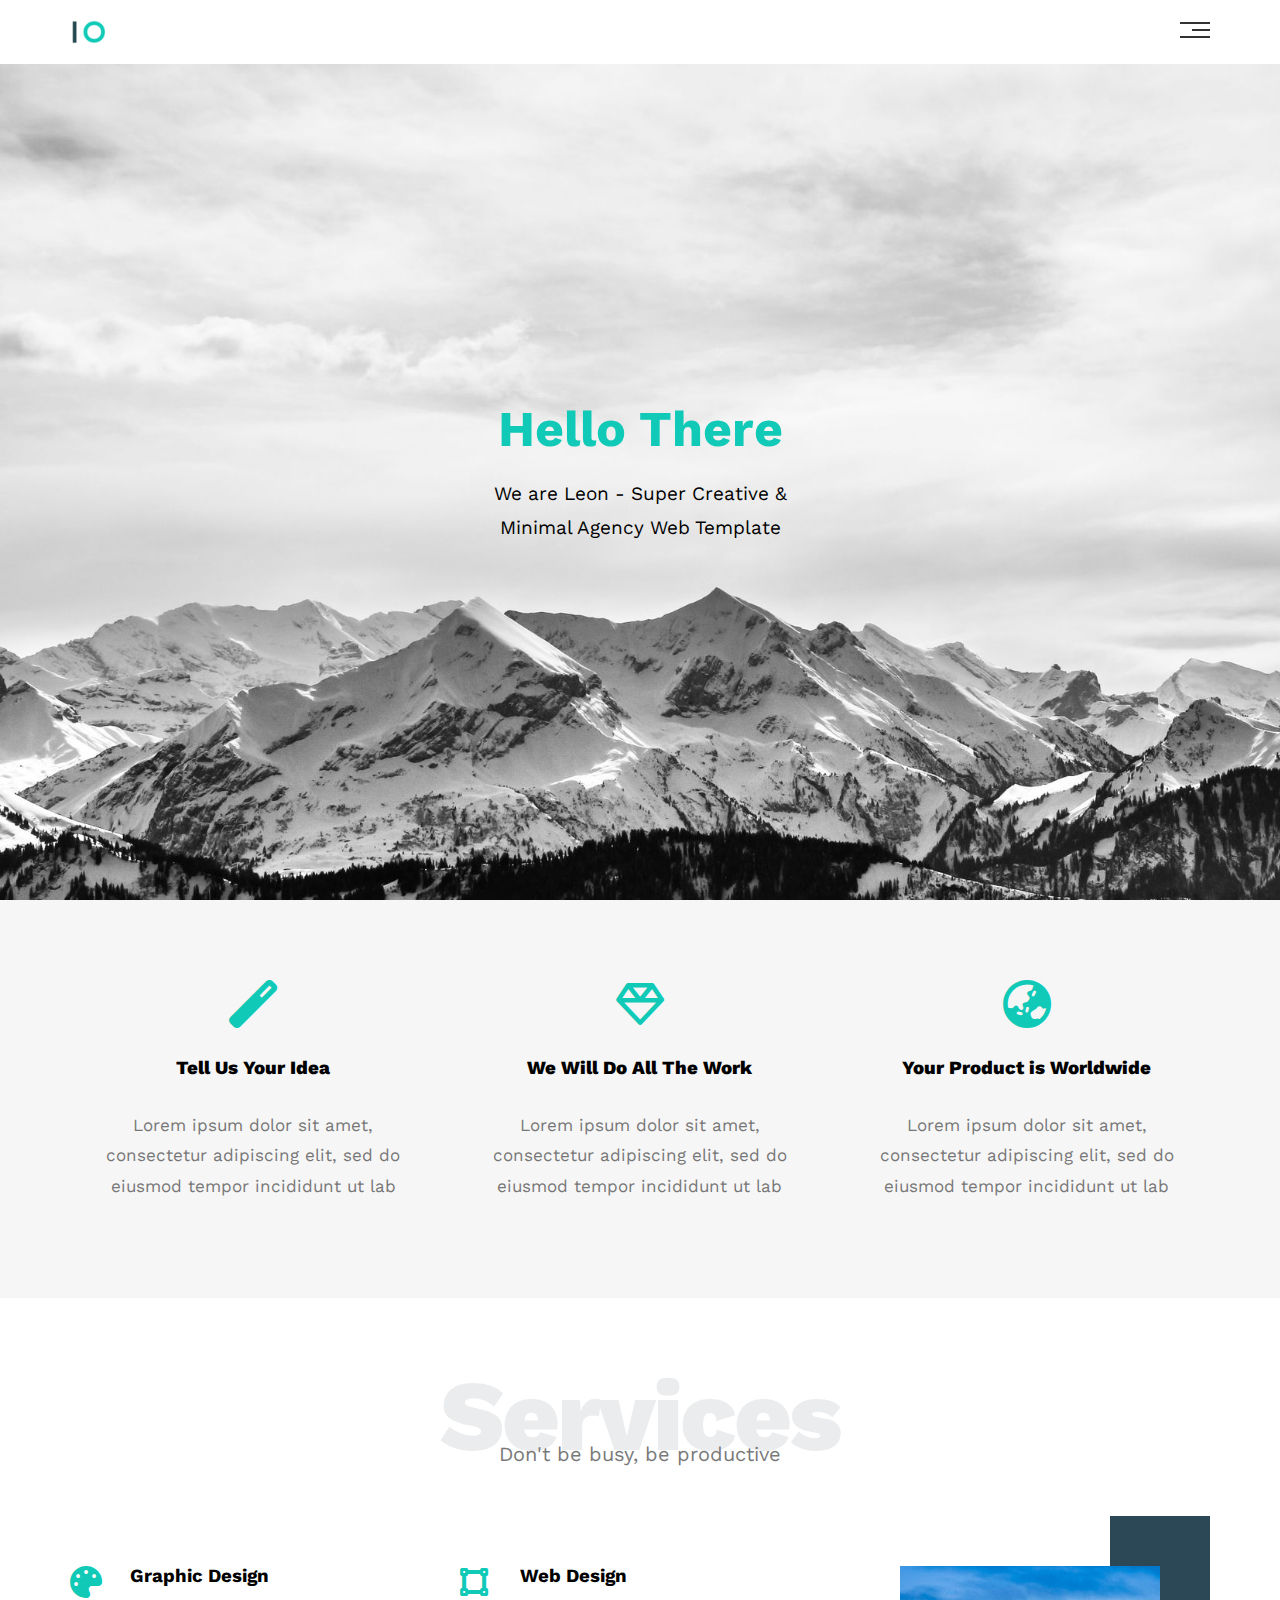
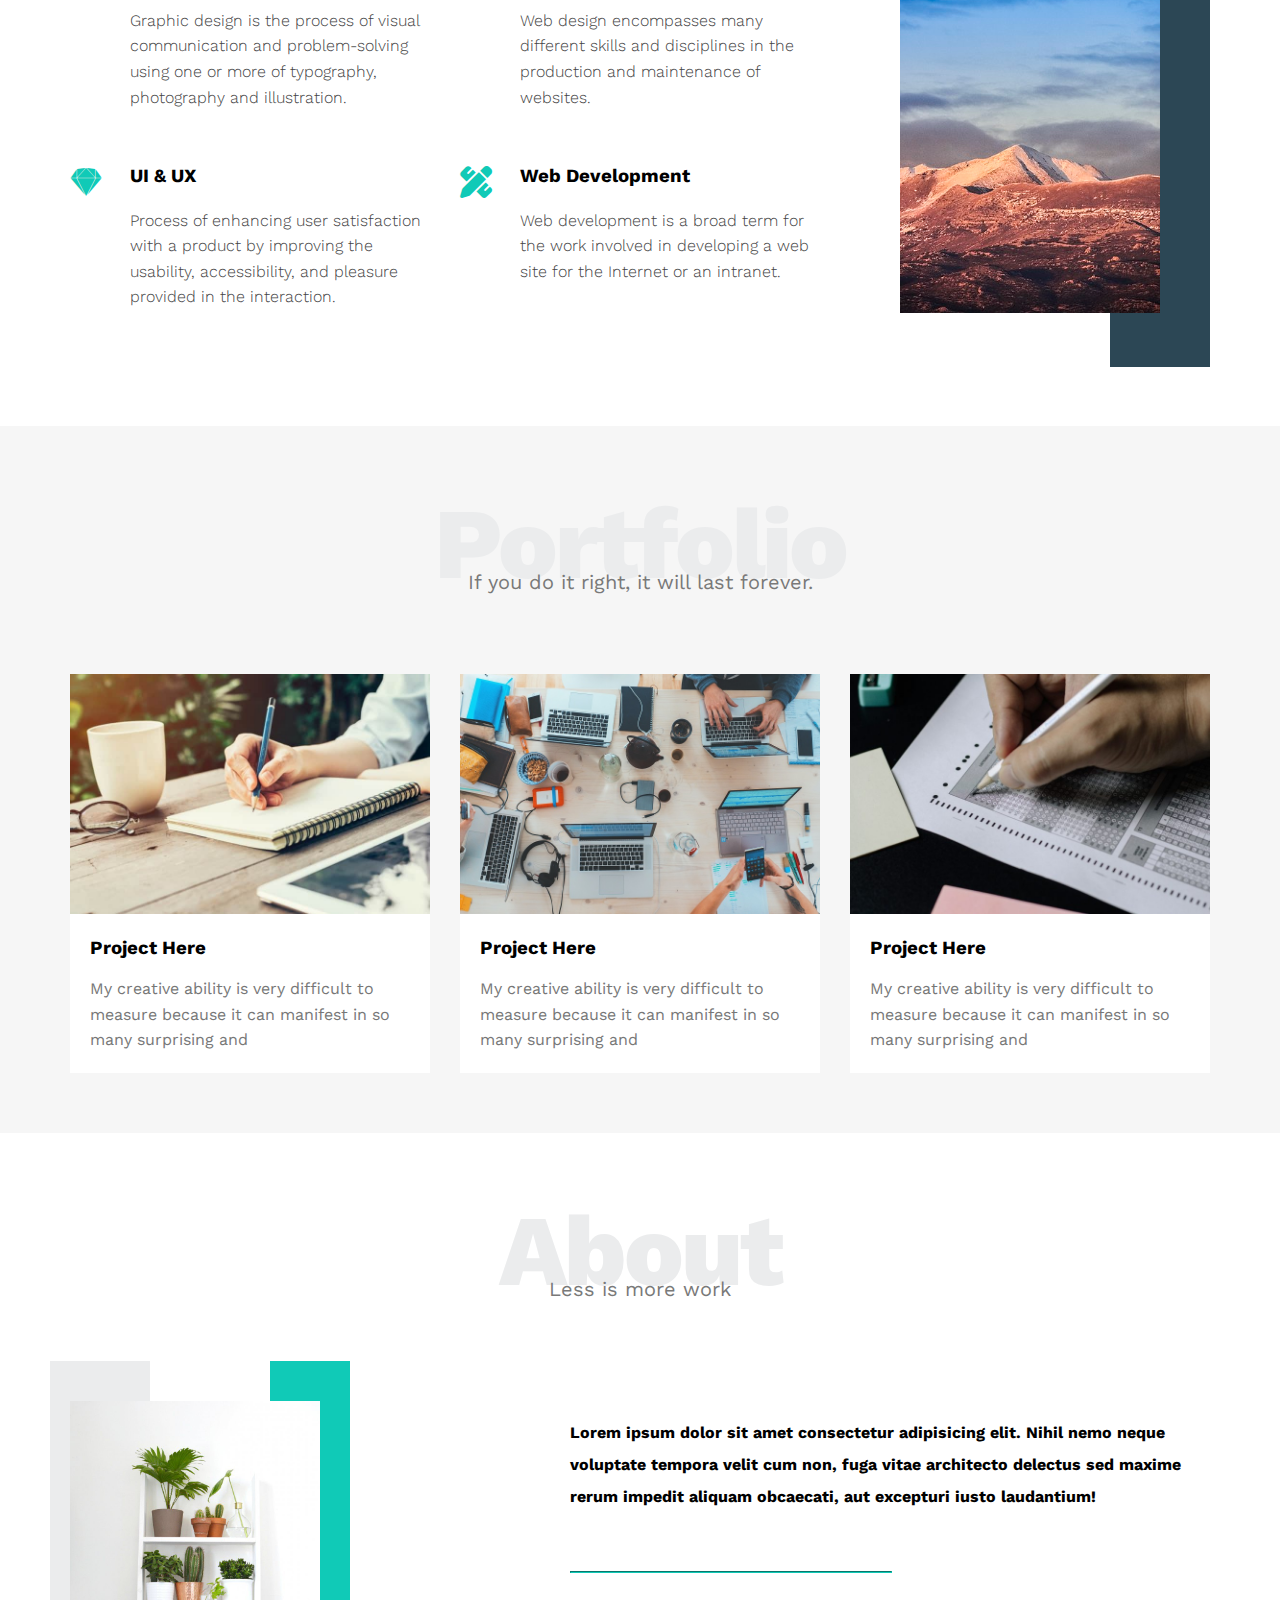
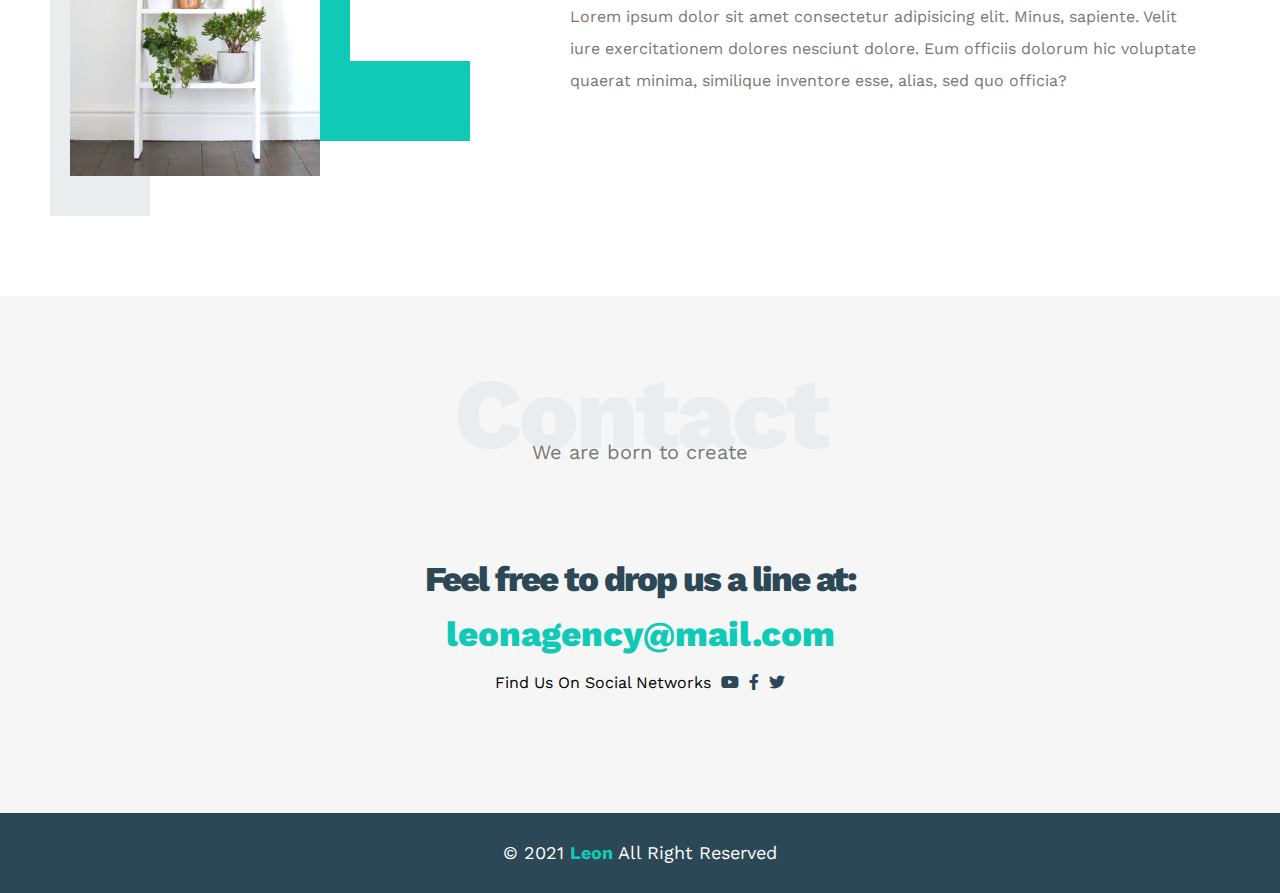
<file: index.html>
<!DOCTYPE html>
<html lang="en">

<head>
    <meta charset="UTF-8">
    <meta http-equiv="X-UA-Compatible" content="IE=edge">
    <meta name="viewport" content="width=device-width, initial-scale=1.0">
    <title>Document</title>
    
   <!-- <link rel="stylesheet" href="bootstrap-5.2.0/dist/css/bootstrap.rtl.min.css">
    <link rel="stylesheet" href="aos-master/dist/aos.css">
    <link rel="stylesheet" href="OwlCarousel2-2.3.4/dist/assets/owl.carousel.min.css">
    <link rel="stylesheet" href="OwlCarousel2-2.3.4/dist/assets/owl.theme.default.min.css">-->
   <!--main template css file-->
    <link rel="stylesheet" href="css/leon.css">
    <!--render all elements normally-->
    <link rel="stylesheet" href="css/normalize.css">
    <!--font awesome library-->
    <link rel="stylesheet" href="css/all.min.css">
    <!--google fonts-->
    <link rel="preconnect" href="https://fonts.googleapis.com">
<link rel="preconnect" href="https://fonts.gstatic.com" crossorigin>
<link href="https://fonts.googleapis.com/css2?family=Work+Sans:wght@200;300;400;500;600;700;800&display=swap" rel="stylesheet">
</head>

<body>

<!-- Start Header -->
<div class="header">
    <div class="container">
      <img class="logo" src="images/logo.png" alt="" />
      <div class="links">
        <span class="icon">
          <span></span>
          <span></span>
          <span></span>
        </span>
        <ul>
          <li><a href="#services">Services</a></li>
          <li><a href="#portfolio">Portfolio</a></li>
          <li><a href="#about">About</a></li>
          <li><a href="#contact">Contact</a></li>
        </ul>
      </div>
    </div>
  </div>
  <!-- End Header -->
  <!-- Start Landing Section -->
  <div class="landing">
    <div class="intro-text">
      <h1>Hello There</h1>
      <p>We are Leon - Super Creative & Minimal Agency Web Template</p>
    </div>
  </div>
  <!-- End Landing Section -->
  <!-- Start Features -->
  <div class="features">
    <div class="container">
      <div class="feat">
        <i class="fas fa-magic fa-3x"></i>
        <h3>Tell Us Your Idea</h3>
        <p>Lorem ipsum dolor sit amet, consectetur adipiscing elit, sed do eiusmod tempor incididunt ut lab</p>
      </div>
      <div class="feat">
        <i class="far fa-gem fa-3x"></i>
        <h3>We Will Do All The Work</h3>
        <p>Lorem ipsum dolor sit amet, consectetur adipiscing elit, sed do eiusmod tempor incididunt ut lab</p>
      </div>
      <div class="feat">
        <i class="fas fa-globe-asia fa-3x"></i>
        <h3>Your Product is Worldwide</h3>
        <p>Lorem ipsum dolor sit amet, consectetur adipiscing elit, sed do eiusmod tempor incididunt ut lab</p>
      </div>
    </div>
  </div>
  <!-- End Features -->
  <!-- Start Services -->
  <div class="services" id="services">
    <div class="container">
      <h2 class="special-heading">Services</h2>
      <p>Don't be busy, be productive</p>
      <div class="services-content">
        <div class="col">
          <!-- Start Service -->
          <div class="srv">
            <i class="fas fa-palette fa-2x"></i>
            <div class="text">
              <h3>Graphic Design</h3>
              <p>
                Graphic design is the process of visual communication and problem-solving using one or more of
                typography, photography and illustration.
              </p>
            </div>
          </div>
          <div class="srv">
            <i class="fab fa-sketch fa-2x"></i>
            <div class="text">
              <h3>UI & UX</h3>
              <p>
                Process of enhancing user satisfaction with a product by improving the usability, accessibility, and
                pleasure provided in the interaction.
              </p>
            </div>
          </div>
          <!-- End Service -->
        </div>
        <div class="col">
          <!-- Start Services -->
          <div class="srv">
            <i class="fas fa-vector-square fa-2x"></i>
            <div class="text">
              <h3>Web Design</h3>
              <p>
                Web design encompasses many different skills and disciplines in the production and maintenance of
                websites.
              </p>
            </div>
          </div>
          <div class="srv">
            <i class="fas fa-pencil-ruler fa-2x"></i>
            <div class="text">
              <h3>Web Development</h3>
              <p>
                Web development is a broad term for the work involved in developing a web site for the Internet or an
                intranet.
              </p>
            </div>
          </div>
          <!-- End Services -->
        </div>
        <div class="col">
          <div class="image image-column">
            <img src="images/services.jpg" alt="" />
          </div>
        </div>
      </div>
    </div>
  </div>
  <!-- End Services -->
  <!--start portfolio-->
  <div class="Portfolio" id="portfolio" >
    <div class="container">
      <h2 class="special-heading">Portfolio</h2>
      <p>If you do it right, it will last forever.</p>
      <div class="portfolio-content">
        <div class="card">
          <img src="images/portfolio-1.jpg" alt="">
          <div class="info">
            <h3>Project Here</h3>
            <p>My creative ability is very difficult to measure because it can manifest in so many surprising and</p>
          </div>
        </div>
        <div class="card">
          <img src="images/portfolio-2.jpg" alt="">
          <div class="info">
            <h3>Project Here</h3>
            <p>My creative ability is very difficult to measure because it can manifest in so many surprising and</p>
          </div>
        </div>
        <div class="card">
          <img src="images/portfolio-3.jpg" alt="">
          <div class="info">
            <h3>Project Here</h3>
            <p>My creative ability is very difficult to measure because it can manifest in so many surprising and</p>
          </div>
        </div>
        
        
      </div>
    </div>
  </div>
  <!--end portfolio-->
 <!--start about-->
  <div class="about" id="about">
    <div class="container">
      <h2 class="special-heading">About</h2>
      <p>Less is more work</p>
      <div class="about-content">
        <div class="image">
          <img src="images/about.jpg" alt="" />
        </div>
        <div class="text">
          <p>
            Lorem ipsum dolor sit amet consectetur adipisicing elit. Nihil nemo neque voluptate tempora velit cum non,
            fuga vitae architecto delectus sed maxime rerum impedit aliquam obcaecati, aut excepturi iusto laudantium!
          </p>
          <hr />
          <p>
            Lorem ipsum dolor sit amet consectetur adipisicing elit. Minus, sapiente. Velit iure exercitationem
            dolores nesciunt dolore. Eum officiis dolorum hic voluptate quaerat minima, similique inventore esse,
            alias, sed quo officia?
          </p>
        </div>
      </div>
    </div>
  </div>
  <!-- End About -->
   <!-- Start Contact -->
    <div class="contact" id="contact">
      <div class="container">
        <h2 class="special-heading">Contact</h2>
        <p>We are born to create</p>
        <div class="info">
          <p class="label">Feel free to drop us a line at:</p>
          <a href="mailto:leonagency@mail.com?subject=Contact" class="link">leonagency@mail.com</a>
          <div class="social">
            Find Us On Social Networks
            <i class="fab fa-youtube"></i>
            <i class="fab fa-facebook-f"></i>
            <i class="fab fa-twitter"></i>
          </div>
        </div>
      </div>
    </div>
    <!-- End Contact -->
    <!-- Start Footer -->
    <div class="footer">&copy; 2021 <span>Leon</span> All Right Reserved</div>
    <!-- End Footer -->












































    <!-- <style>
        table ,th ,td{
            border: 1px solid black;
        }
    </style>
<table style="width:100% ;">
<tr>
    <td><h3 style="text-align: center;">logo</h3></td>
   
    <td><h3 style="text-align: center;">school sms website </h3></td>
   
    <td><h3>date</h3></td>

</tr>

<tr>
<td style="border: none;">
<nav>
</nav>
<a href="#">HTML</a>
<a href="#">CSS</a>
<a href="#">Javascribt</a>
<a href="#">Jecwery</a>

</td>


</tr>
<tr>
<td>
<ul>
    <li><a href="#">HTML</a></li>
    <li><a href="#">CSS</a></li>
    <li><a href="#">Javascribt</a></li>
    <li><a href="#">Jecwery</a></li>
</ul>


</td>
<td>
    <img src="eXpresso.jpg9.jpg" width="300" height="300">
</td>

</tr>

<tr>
    <td>
<address>
    30 street ahmed orabi ain sahams 
</address>

    </td>
</tr>


</table>-->


    <script src="bootstrap-5.2.0/dist/js/bootstrap.bundle.min.js"></script>
    <script src="aos-master/dist/aos.js"></script>
    <script>
        AOS.init();
      </script>
<script src="jquery-3.6.1.js"></script>
<script src="OwlCarousel2-2.3.4/dist/owl.carousel.min.js"></script>
    <script src="testt.js"></script>
</body>

</html>
</file>
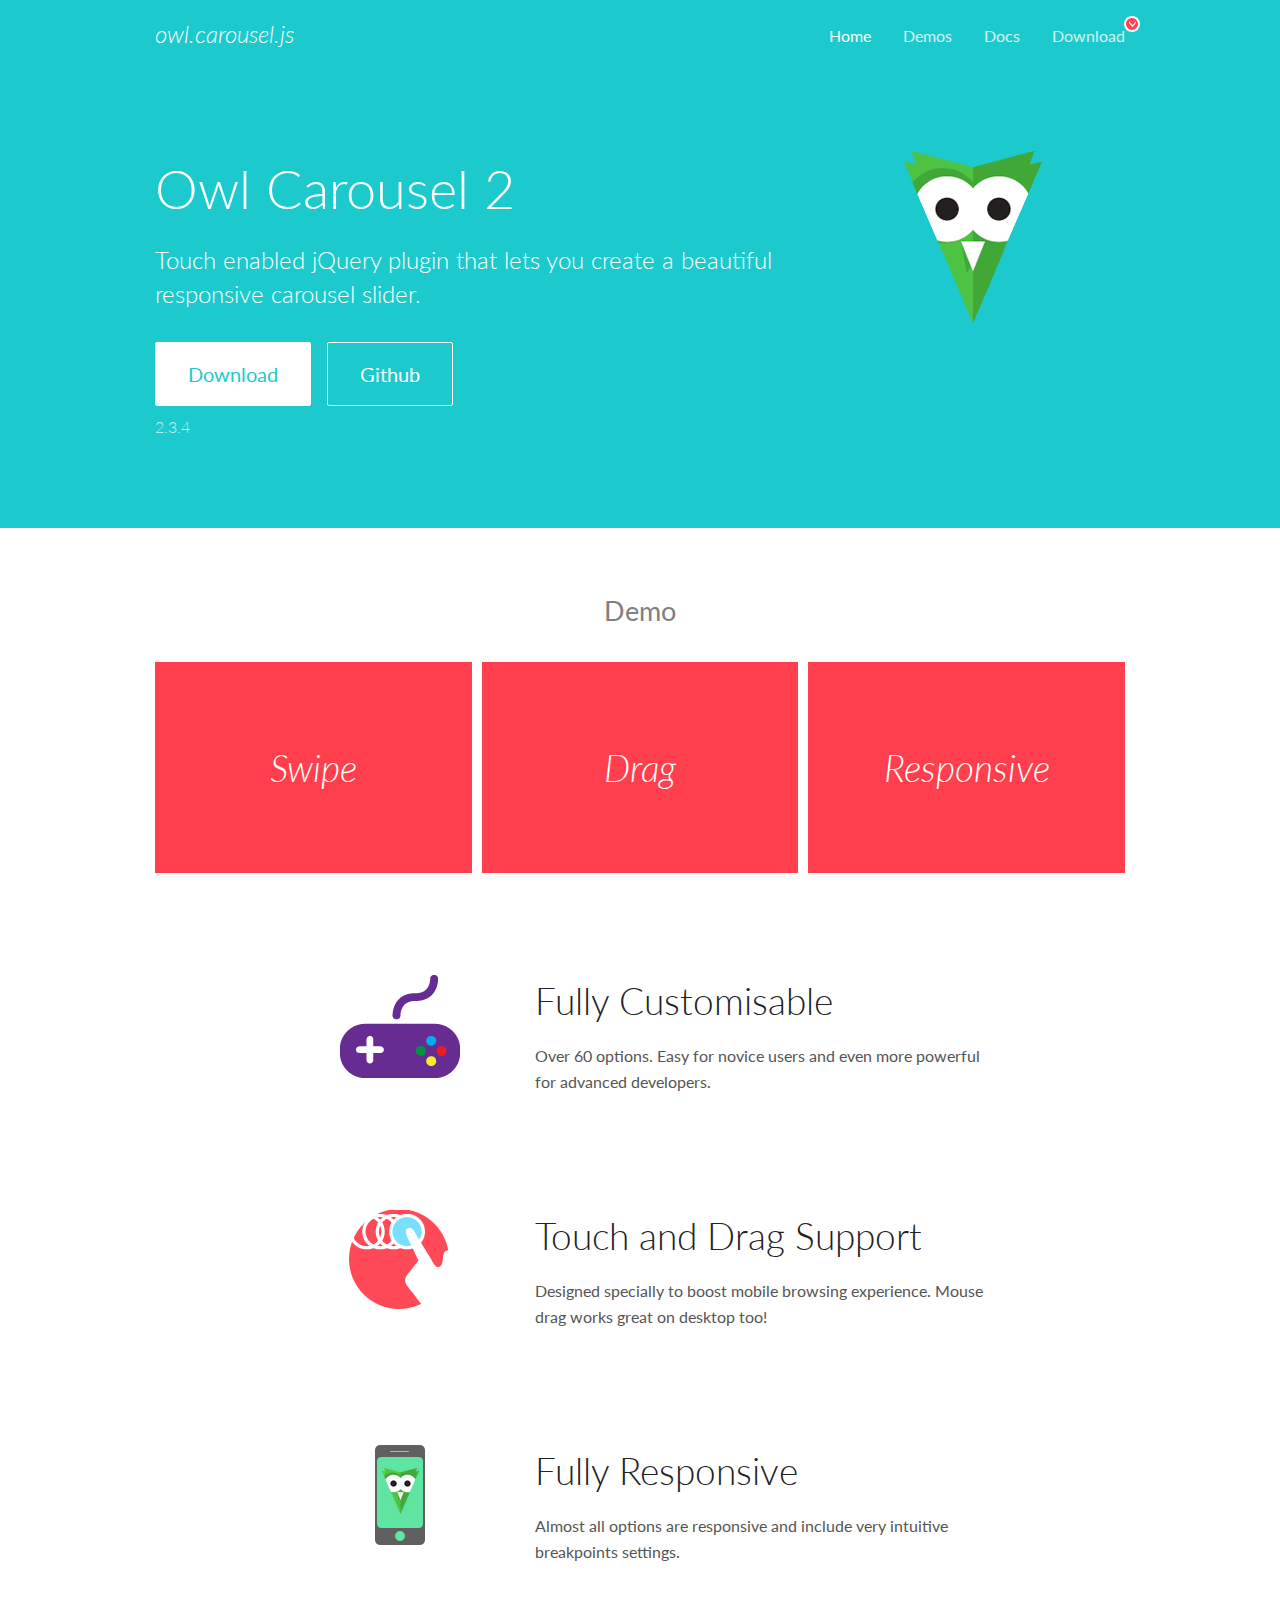
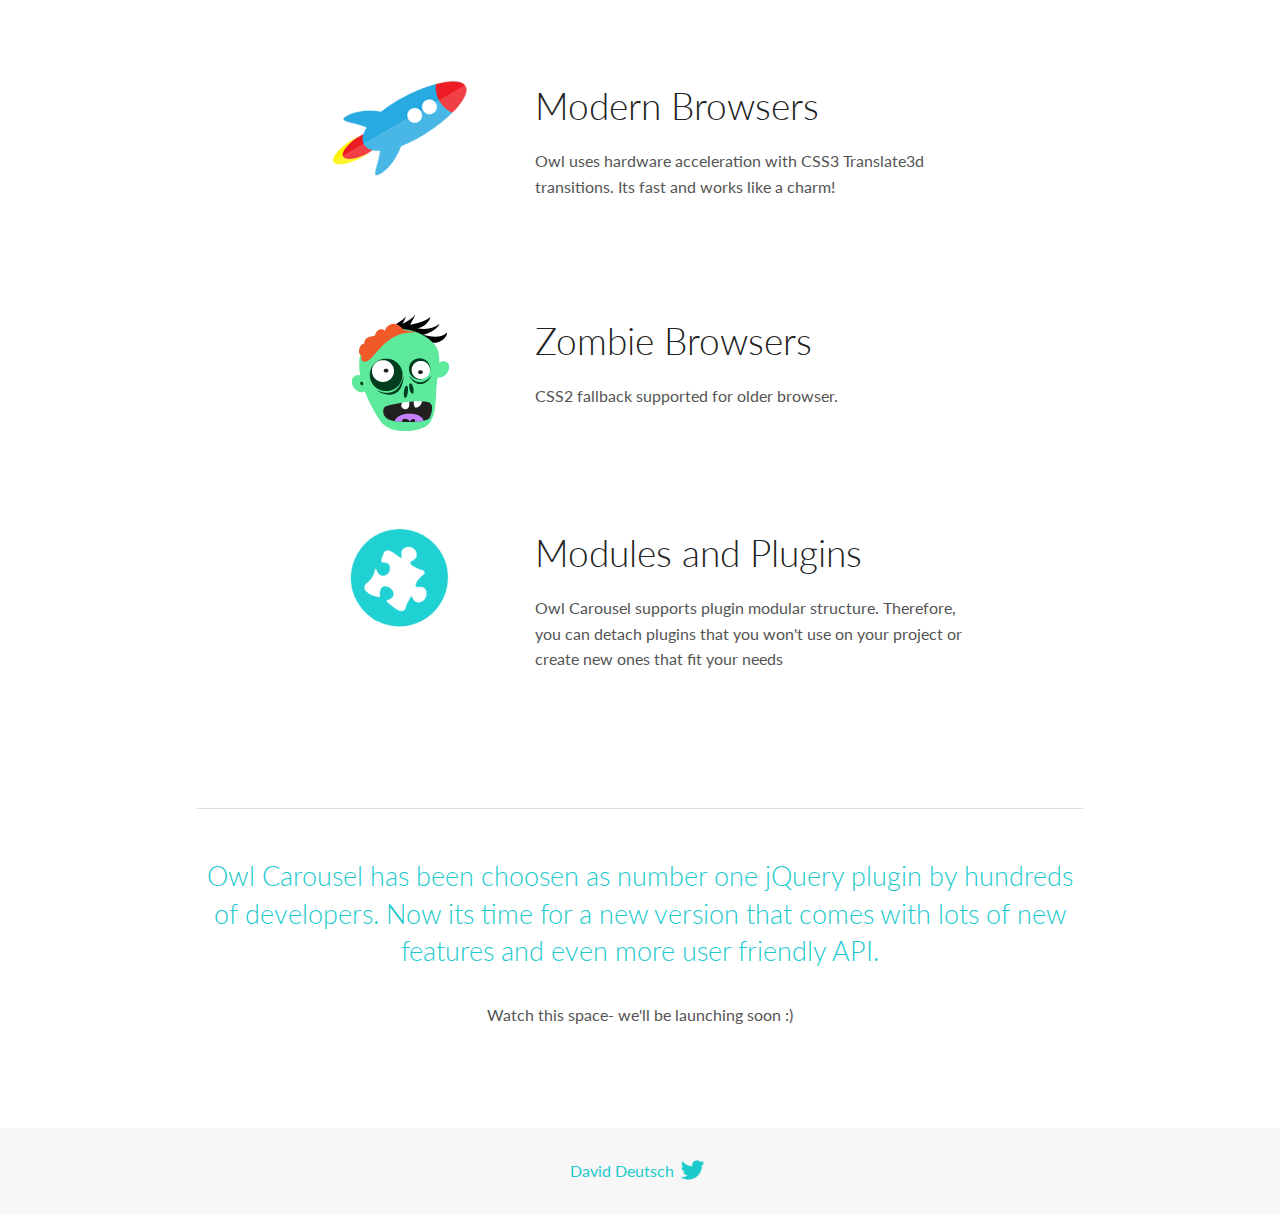
<file: OwlCarousel2-2.3.4/docs/index.html>
<!DOCTYPE html>
<html lang="en">
  <head>

    <!-- head -->
    <meta charset="utf-8">
    <meta name="msapplication-tap-highlight" content="no" />
    <meta name="viewport" content="width=device-width, initial-scale=1.0" />
    <meta name="description" content="Touch enabled jQuery plugin that lets you create beautiful responsive carousel slider.">
    <meta name="author" content="David Deutsch">
    <title>
      Home | Owl Carousel | 2.3.4
    </title>

    <!-- Stylesheets -->
    <link href='https://fonts.googleapis.com/css?family=Lato:300,400,700,400italic,300italic' rel='stylesheet' type='text/css'>
    <link rel="stylesheet" href="assets/css/docs.theme.min.css">

    <!-- Owl Stylesheets -->
    <link rel="stylesheet" href="assets/owlcarousel/assets/owl.carousel.min.css">
    <link rel="stylesheet" href="assets/owlcarousel/assets/owl.theme.default.min.css">

    <!-- HTML5 shim and Respond.js IE8 support of HTML5 elements and media queries -->

    <!--[if lt IE 9]>
      <script src="https://oss.maxcdn.com/libs/html5shiv/3.7.0/html5shiv.js"></script>
      <script src="https://oss.maxcdn.com/libs/respond.js/1.3.0/respond.min.js"></script>
    <![endif]-->

    <!-- Favicons -->
    <link rel="apple-touch-icon-precomposed" sizes="144x144" href="assets/ico/apple-touch-icon-144-precomposed.png">
    <link rel="shortcut icon" href="assets/ico/favicon.png">
    <link rel="shortcut icon" href="favicon.ico">

    <!-- Yeah i know js should not be in header. Its required for demos.-->

    <!-- javascript -->
    <script src="assets/vendors/jquery.min.js"></script>
    <script src="assets/owlcarousel/owl.carousel.js"></script>
  </head>
  <body>

    <!-- header -->
    <header class="header">
      <div class="row">
        <div class="large-12 columns">
          <div class="brand left">
            <h3>
              <a href="/OwlCarousel2/">owl.carousel.js</a> 
            </h3>
          </div>
          <a id="toggle-nav" class="right">
            <span></span> <span></span> <span></span> 
          </a> 
          <div class="nav-bar">
            <ul class="clearfix">
              <li class="active">
                <a href="/OwlCarousel2/index.html">Home</a> 
              </li>
              <li> <a href="/OwlCarousel2/demos/demos.html">Demos</a>  </li>
              <li> <a href="/OwlCarousel2/docs/started-welcome.html">Docs</a>  </li>
              <li>
                <a href="https://github.com/OwlCarousel2/OwlCarousel2/archive/2.3.4.zip">Download</a> 
                <span class="download"></span> 
              </li>
            </ul>
          </div>
        </div>
      </div>
    </header>

    <!-- home panel -->
    <section id="hero">
      <div class="row">
        <div class="large-8 medium-8 columns">
          <h1>Owl Carousel 2</h1>
          <h4>Touch enabled jQuery plugin that lets you create a beautiful responsive carousel slider.</h4>
          <a href="https://github.com/OwlCarousel2/OwlCarousel2/archive/2.3.4.zip" class="hero-button">Download</a> 
          <a href="https://github.com/OwlCarousel2/OwlCarousel2" class="hero-button outline">Github</a> 
          <p>2.3.4</p>
        </div>
        <div class="large-4 medium-4 columns">
          <img class="owl-logo" src="assets/img/owl-logo.png" alt="mr. Owl">
        </div>
      </div>
    </section>

    <!-- body -->
    <div class="home-demo">
      <div class="row">
        <div class="large-12 columns">
          <h3>Demo</h3>
          <div class="owl-carousel">
            <div class="item">
              <h2>Swipe</h2>
            </div>
            <div class="item">
              <h2>Drag</h2>
            </div>
            <div class="item">
              <h2>Responsive</h2>
            </div>
            <div class="item">
              <h2>CSS3</h2>
            </div>
            <div class="item">
              <h2>Fast</h2>
            </div>
            <div class="item">
              <h2>Easy</h2>
            </div>
            <div class="item">
              <h2>Free</h2>
            </div>
            <div class="item">
              <h2>Upgradable</h2>
            </div>
            <div class="item">
              <h2>Tons of options</h2>
            </div>
            <div class="item">
              <h2>Infinity</h2>
            </div>
            <div class="item">
              <h2>Auto Width</h2>
            </div>
          </div>
        </div>
      </div>
    </div>
    <script>
      var owl = $('.owl-carousel');
      owl.owlCarousel({
        margin: 10,
        loop: true,
        responsive: {
          0: {
            items: 1
          },
          600: {
            items: 2
          },
          1000: {
            items: 3
          }
        }
      })
    </script>

    <!-- features -->
    <div id="features">
      <div class="row">
        <div class="small-12 medium-9 small-centered columns">
          <section class="row feature">
            <div class="medium-4 small-12 columns">
              <img src="assets/img/feature-options.png" alt="">
            </div>
            <div class="medium-8 small-12 columns">
              <h2>Fully Customisable</h2>
              <p>Over 60 options. Easy for novice users and even more powerful for advanced developers.</p>
            </div>
          </section>
          <section class="row feature">
            <div class="medium-4 small-12 columns">
              <img src="assets/img/feature-drag.png" alt="">
            </div>
            <div class="medium-8 small-12 columns">
              <h2>Touch and Drag Support</h2>
              <p>Designed specially to boost mobile browsing experience. Mouse drag works great on desktop too!</p>
            </div>
          </section>
          <section class="row feature">
            <div class="medium-4 small-12 columns">
              <img src="assets/img/feature-responsive.png" alt="">
            </div>
            <div class="medium-8 small-12 columns">
              <h2>Fully Responsive</h2>
              <p>Almost all options are responsive and include very intuitive breakpoints settings.</p>
            </div>
          </section>
          <section class="row feature">
            <div class="medium-4 small-12 columns">
              <img src="assets/img/feature-modern.png" alt="">
            </div>
            <div class="medium-8 small-12 columns">
              <h2>Modern Browsers</h2>
              <p>Owl uses hardware acceleration with CSS3 Translate3d transitions. Its fast and works like a charm! </p>
            </div>
          </section>
          <section class="row feature">
            <div class="medium-4 small-12 columns">
              <img src="assets/img/feature-zombie.png" alt="">
            </div>
            <div class="medium-8 small-12 columns">
              <h2>Zombie Browsers</h2>
              <p>CSS2 fallback supported for older browser.</p>
            </div>
          </section>
          <section class="row feature">
            <div class="medium-4 small-12 columns">
              <img src="assets/img/feature-module.png" alt="">
            </div>
            <div class="medium-8 small-12 columns">
              <h2>Modules and Plugins</h2>
              <p>Owl Carousel supports plugin modular structure. Therefore, you can detach plugins that you won&#x27;t use on your project or create new ones that fit your needs</p>
            </div>
          </section>
        </div>
      </div>
    </div>

    <!-- footer -->
    <section id="teaser-text">
      <div class="row">
        <div class="small-12 medium-11 small-centered columns">
          <hr>
          <h3 id="owl-carousel-has-been-choosen-as-number-one-jquery-plugin-by-hundreds-of-developers-now-its-time-for-a-new-version-that-comes-with-lots-of-new-features-and-even-more-user-friendly-api-">Owl Carousel has been choosen as number one jQuery plugin by hundreds of developers. Now its time for a new version that comes with lots of new features and even more user friendly API.</h3>
          <p>Watch this space- we&#39;ll be launching soon :)</p>
        </div>
      </div>
    </section>

    <!-- footer -->
    <footer class="footer">
      <div class="row">
        <div class="large-12 columns">
          <h5>
            <a href="/OwlCarousel2/docs/support-contact.html">David Deutsch</a> 
            <a id="custom-tweet-button" href="https://twitter.com/share?url=https://github.com/OwlCarousel2/OwlCarousel2&text=Owl Carousel - This is so awesome! " target="_blank"></a> 
          </h5>
        </div>
      </div>
    </footer>

    <!-- vendors -->
    <script src="assets/vendors/highlight.js"></script>
    <script src="assets/js/app.js"></script>
  </body>
</html>
</file>
<file: css/leon.css>
/* Start Variables */
:root {
    --main-color: #10cab7;
    --secondary-color: #2c4755;
    --section-padding: 60px;
  --section-background: #f6f6f6;
  --main-duration: 0.5s;

  }
  /* End Variables */
  /* Start Global Rules */
  * {
    -webkit-box-sizing: border-box;
    -moz-box-sizing: border-box;
    box-sizing: border-box;
  }
  
  body {
    font-family: "Work Sans", sans-serif;
  }
  .container {
    padding-left: 15px;
    padding-right: 15px;
    margin-left: auto;
    margin-right: auto;
  }
  /* Small */
  @media (min-width: 768px) {
    .container {
      width: 750px;
    }
  }
  /* Medium */
  @media (min-width: 992px) {
    .container {
      width: 970px;
    }
  }
  /* Large */
  @media (min-width: 1200px) {
    .container {
      width: 1170px;
    }
  }
  /* End Global Rules */
  /* Start Components */
  .special-heading {
    color: #ebeced;
    font-size: 100px;
    text-align: center;
    font-weight: 800;
    letter-spacing: -3px;
    margin: 0;
  }
  .special-heading + p {
    margin: -30px 0 0;
    font-size: 20px;
    text-align: center;
    color: #797979;
  }
  @media (max-width: 767px) {
    .special-heading {
      font-size: 60px;
    }
    .special-heading + p {
      margin-top: -20px;
    }
  }
  /* End Components */
  /* Start Header */
  .header {
    padding: 20px;
  }
  .header .container {
    display: flex;
    justify-content: space-between;
    align-items: center;
  }
  .header .logo {
    width: 60px;
  }
  .header .links {
    position: relative;
  }
  .header .links:hover .icon span:nth-child(2) {
    width: 100%;
  }
  .header .links .icon {
    width: 30px;
    display: flex;
    flex-wrap: wrap;
    justify-content: flex-end;
  }
  .header .links .icon span {
    background-color: #333;
    margin-bottom: 5px;
    height: 2px;
  }
  .header .links .icon span:first-child {
    width: 100%;
  }
  .header .links .icon span:nth-child(2) {
    width: 60%;
    transition: var(--main-duration);
  }
  .header .links .icon span:last-child {
    width: 100%;
  }
  .header .links ul {
    list-style: none;
    margin: 0;
    padding: 0;
    background-color: #f6f6f6;
    position: absolute;
    right: 0;
    min-width: 200px;
    top: calc(100% + 15px);
    display: none;
    z-index: 1;
  }
  .header .links ul::before {
    content: "";
    border-width: 10px;
    border-style: solid;
    border-color: transparent transparent #f6f6f6 transparent;
    position: absolute;
    right: 5px;
    top: -20px;
  }
  .header .links:hover ul {
    display: block;
  }
  .header .links ul li a {
    display: block;
    padding: 15px;
    text-decoration: none;
    color: #333;
    transition: var(--main-duration);
  }
  .header .links ul li a:hover {
    padding-left: 25px;
  }
  .header .links ul li:not(:last-child) a {
    border-bottom: 1px solid #ddd;
  }
  /* End Header */
  /* Start Landing Section */
  .landing {
    background-image: url(../images/landing.jpg);
    background-size: cover;
    height: calc(100vh - 64px);
    position: relative;
  }
  .landing .intro-text {
    position: absolute;
    left: 50%;
    top: 50%;
    text-align: center;
    transform: translate(-50%, -50%);
    width: 320px;
    max-width: 100%;
  }
  .landing .intro-text h1 {
    margin: 0;
    font-weight: bold;
    font-size: 50px;
    color: var(--main-color);
  }
  .landing .intro-text p {
    font-size: 19px;
    line-height: 1.8;
  }
  /* End Landing Section */
  /* Start Features */
  .features {
    padding-top: var(--section-padding);
    padding-bottom: var(--section-padding);
    background-color: var(--section-background);
  }
  .features .container {
    display: grid;
    grid-template-columns: repeat(auto-fill, minmax(300px, 1fr));
    grid-gap: 20px;
  }
  .features .feat {
    padding: 20px;
    text-align: center;
  }
  .features .feat i {
    color: var(--main-color);
  }
  .features .feat h3 {
    font-weight: 800;
    margin: 30px 0;
  }
  .features .feat p {
    line-height: 1.8;
    color: #777;
    font-size: 17px;
  }
  /* End Features */
  /* Start Services  */
  .services {
    padding-top: var(--section-padding);
    padding-bottom: var(--section-padding);
  }
  .services .services-content {
    display: grid;
    grid-template-columns: repeat(auto-fill, minmax(300px, 1fr));
    grid-gap: 30px;
    margin-top: 100px;
  }
  .services .services-content .srv {
    display: flex;
    margin-bottom: 40px;
  }
  @media (max-width: 767px) {
    .services .services-content .srv {
      flex-direction: column;
      text-align: center;
    }
  }
  .services .services-content .srv i {
    color: var(--main-color);
    flex-basis: 60px;
  }
  .services .services-content .srv .text {
    flex: 1;
  }
  .services .services-content .srv .text h3 {
    margin: 0 0 20px;
  }
  .services .services-content .srv .text p {
    color: #444;
    font-weight: 300;
    line-height: 1.6;
  }
  .services .services-content .image {
    text-align: center;
    position: relative;
  }
  .services .services-content .image::before {
    content: "";
    background-color: var(--secondary-color);
    width: 100px;
    height: calc(100% + 100px);
    top: -50px;
    position: absolute;
    right: 0;
    z-index: -1;
  }
  .services .services-content .image img {
    width: 260px;
  }
  @media (max-width: 1199px) {
    .image-column {
      display: none;
    }
  }
  /* end Services  */
  /*start portfolio*/
.Portfolio{
  padding-top: var(--section-padding);
  padding-bottom: var(--section-padding);
  background-color: var(--section-background);

}
.Portfolio .portfolio-content{
  display: grid;
    grid-template-columns: repeat(auto-fill, minmax(300px, 1fr));
    grid-gap: 30px;
    margin-top: 80px;
}
.Portfolio .portfolio-content .card{
  background-color: white;
}
.Portfolio .portfolio-content .card img{
  max-width: 100%;
}
.Portfolio .portfolio-content .card .info{
  padding: 20px;
}
.Portfolio .portfolio-content .card .info h3{
  margin: 0;
}
.Portfolio .portfolio-content .card .info p{
color: #777;
line-height: 1.6;
margin-bottom: 0;
}
  /*end portfolio*/
  /*start about*/
  .about {
    padding-top: var(--section-padding);
    padding-bottom: calc(var(--section-padding) + 60px);
  }
  .about .about-content {
    margin-top: 100px;
    display: flex;
    flex-wrap: wrap;
    justify-content: space-between;
  }
  @media (max-width: 991px) {
    .about .about-content {
      flex-direction: column;
      text-align: center;
    }
  }
  .about .about-content .image {
    position: relative;
    width: 250px;
    height: 375px;
  }
  @media (max-width: 991px) {
    .about .about-content .image {
      margin: 0 auto 60px;
    }
  }
  .about .about-content .image::before {
    content: "";
    position: absolute;
    background-color: #ebeced;
    width: 100px;
    height: calc(100% + 80px);
    top: -40px;
    left: -20px;
    z-index: -1;
  }
  .about .about-content .image::after {
    top: -40px;
    content: "";
    position: absolute;
    width: 120px;
    height: 300px;
    border-left: 80px solid var(--main-color);
    border-bottom: 80px solid var(--main-color);
    z-index: -1;
    right: -150px;
  }
  @media (max-width: 991px) {
    .about .about-content .image::before,
    .about .about-content .image::after {
      display: none;
    }
  }
  .about .about-content .image img {
    max-width: 100%;
  }
  .about .about-content .text {
    flex-basis: calc(100% - 500px);
  }
  .about .about-content .text p:first-of-type {
    font-weight: bold;
    line-height: 2;
    margin-bottom: 50px;
  }
  .about .about-content .text hr {
    width: 50%;
    display: inline-block;
    border-color: var(--main-color);
  }
  .about .about-content .text p:last-of-type {
    line-height: 2;
    color: #777;
  }
  /*end about*/
  /* Start Contact */
.contact {
  padding-top: var(--section-padding);
  padding-bottom: var(--section-padding);
  background-color: var(--section-background);
}
.contact .info {
  padding-top: var(--section-padding);
  padding-bottom: var(--section-padding);
  text-align: center;
}
.contact .info .label {
  font-size: 35px;
  font-weight: 800;
  color: var(--secondary-color);
  letter-spacing: -2px;
  margin-bottom: 15px;
}
.contact .info .link {
  display: block;
  font-size: 35px;
  font-weight: 800;
  color: var(--main-color);
  text-decoration: none;
}
.contact .info .social {
  display: flex;
  justify-content: center;
  margin-top: 20px;
  font-size: 16px;
}
.contact .info .social i {
  margin-left: 10px;
  color: var(--secondary-color);
}
@media (max-width: 767px) {
  .contact .info .label,
  .contact .info .link {
    font-size: 25px;
  }
}
/* End Contact */
/* Start Footer */
.footer {
  background-color: var(--secondary-color);
  color: white;
  padding: 30px 10px;
  text-align: center;
  font-size: 18px;
}
.footer span {
  font-weight: bold;
  color: var(--main-color);
}
/* End Footer */
</file>
